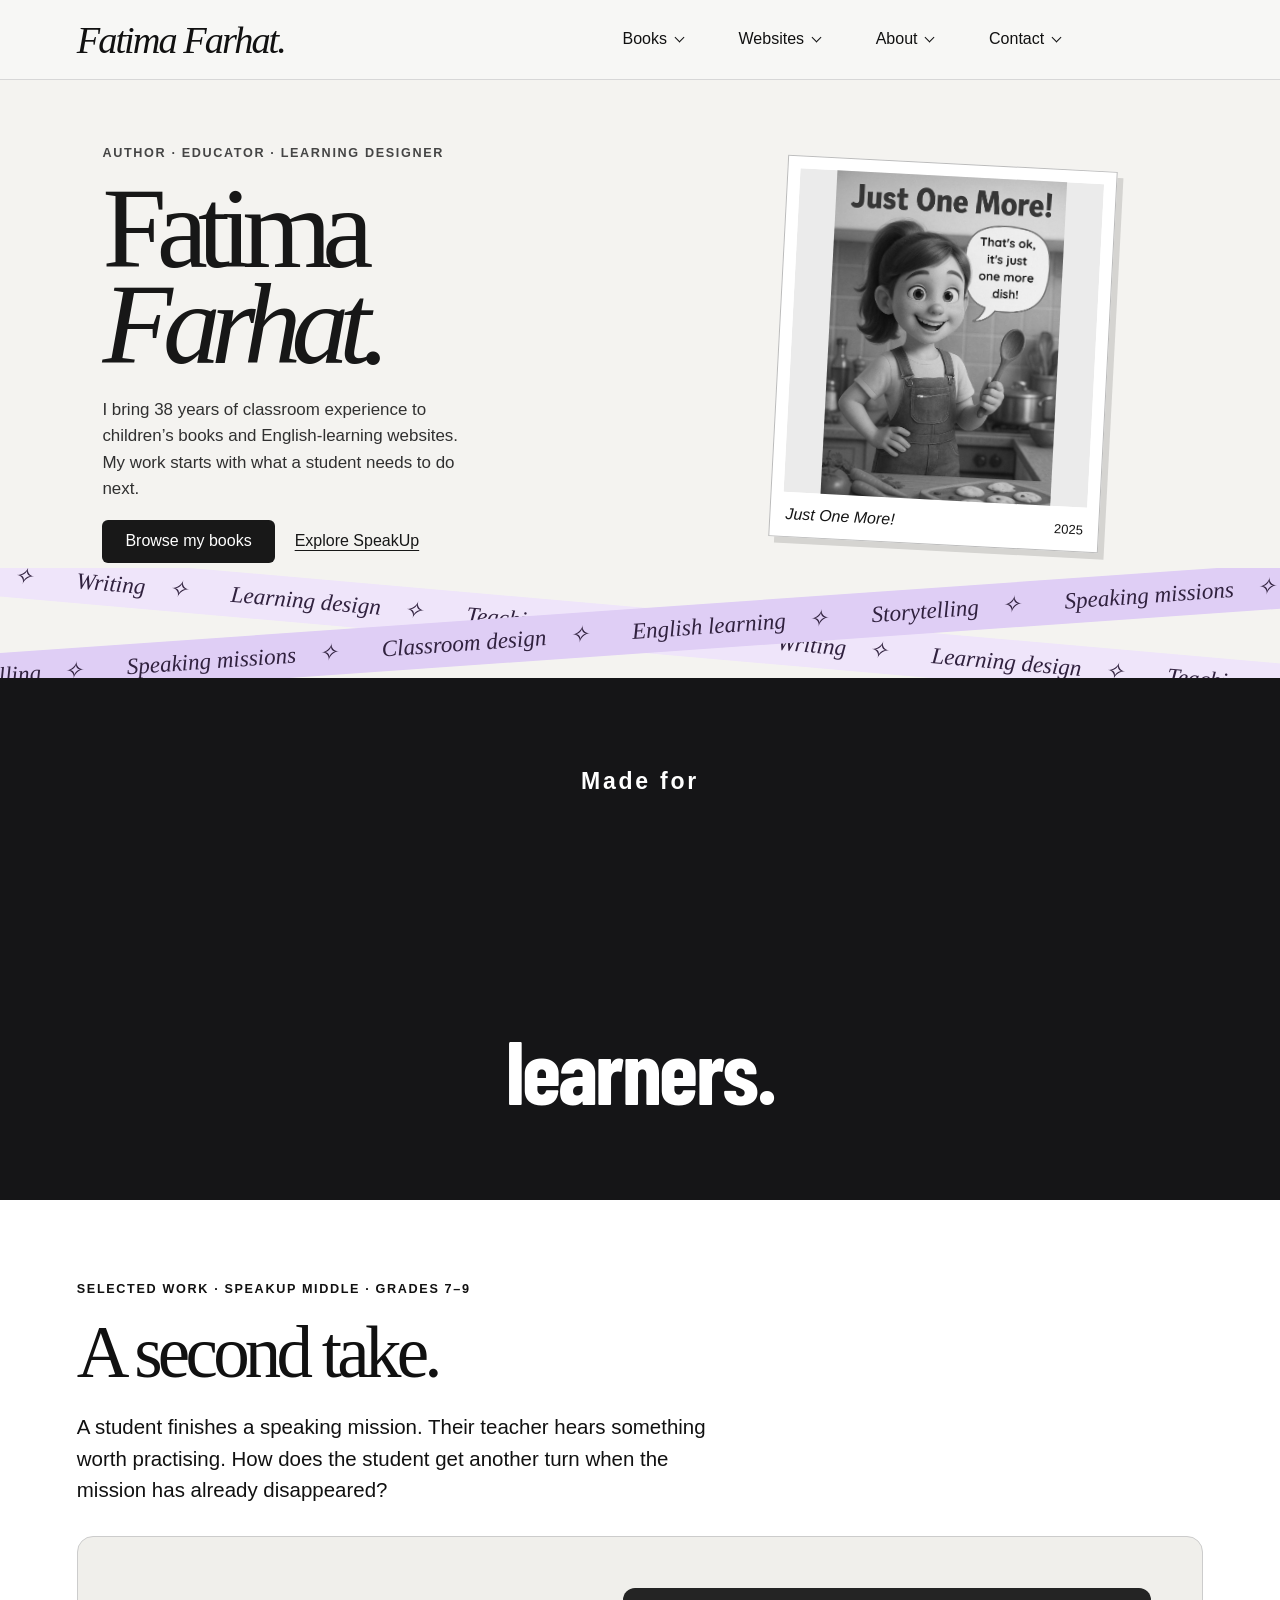
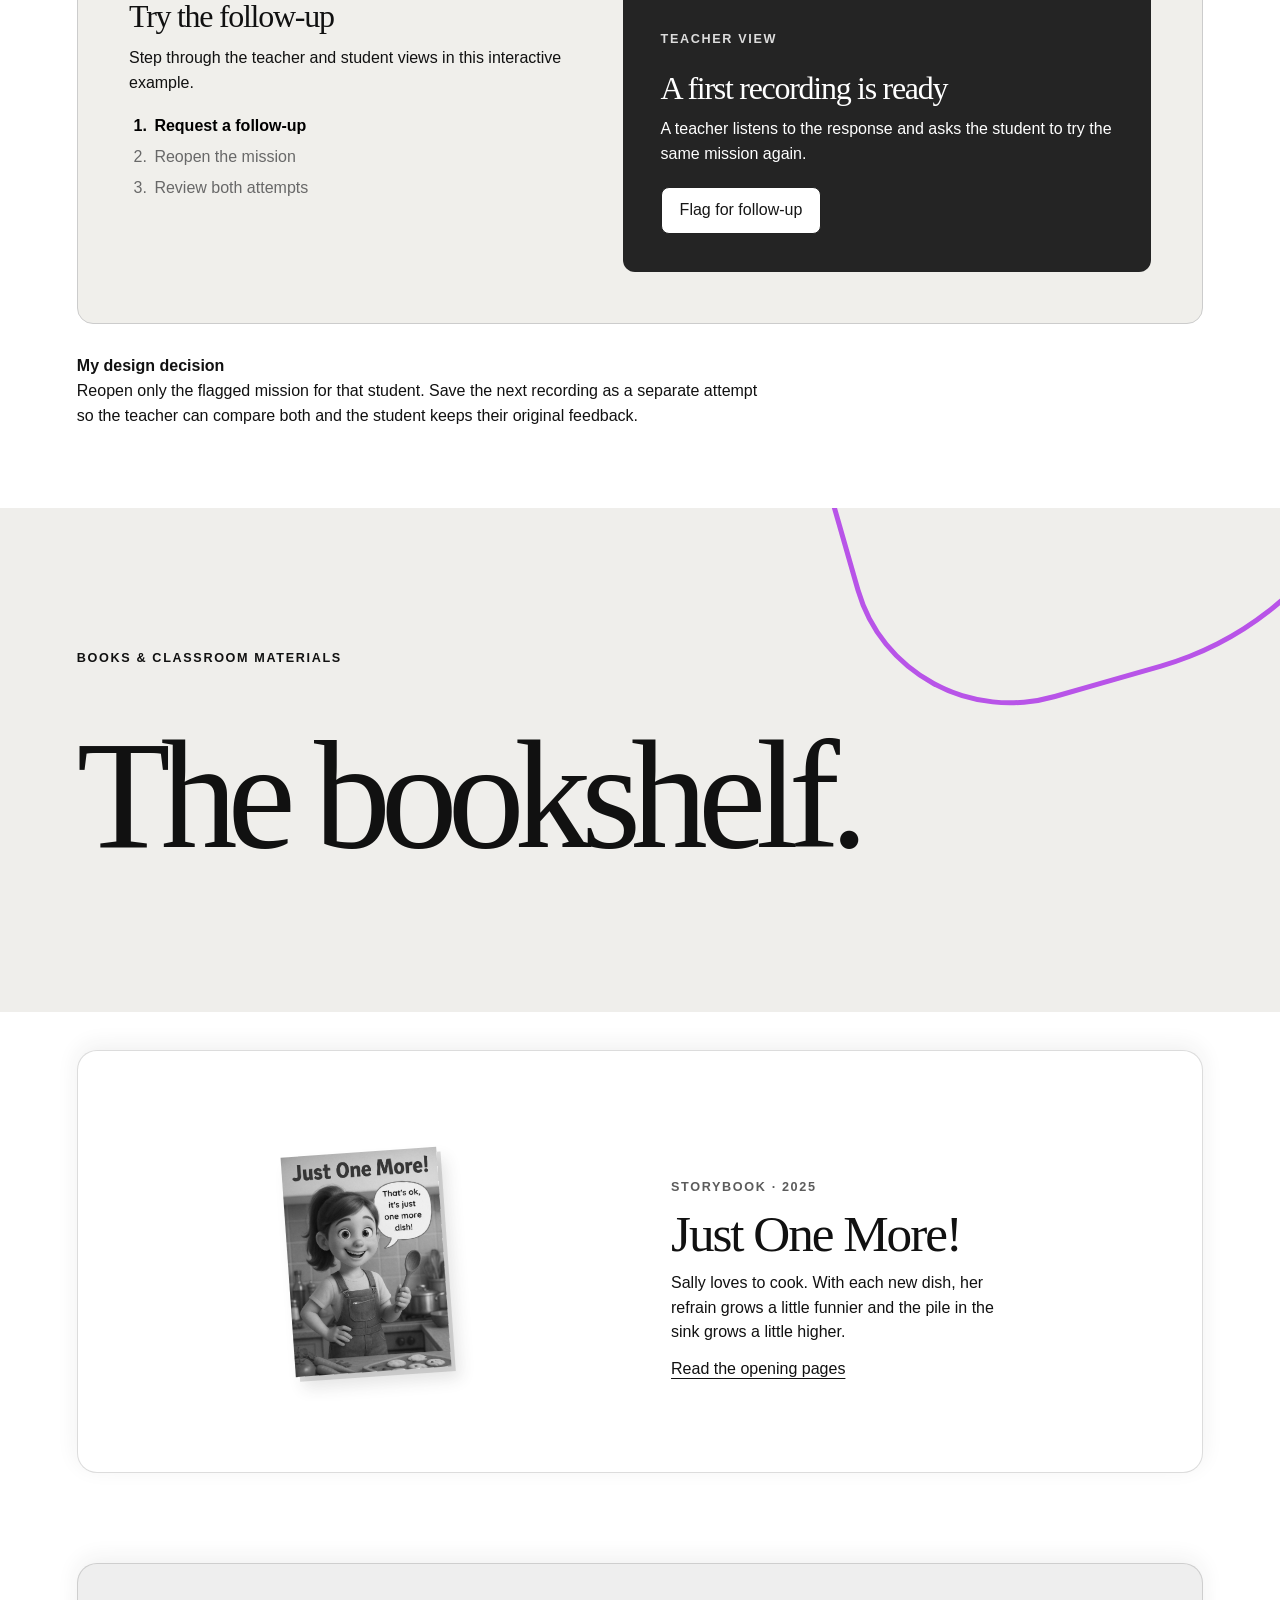
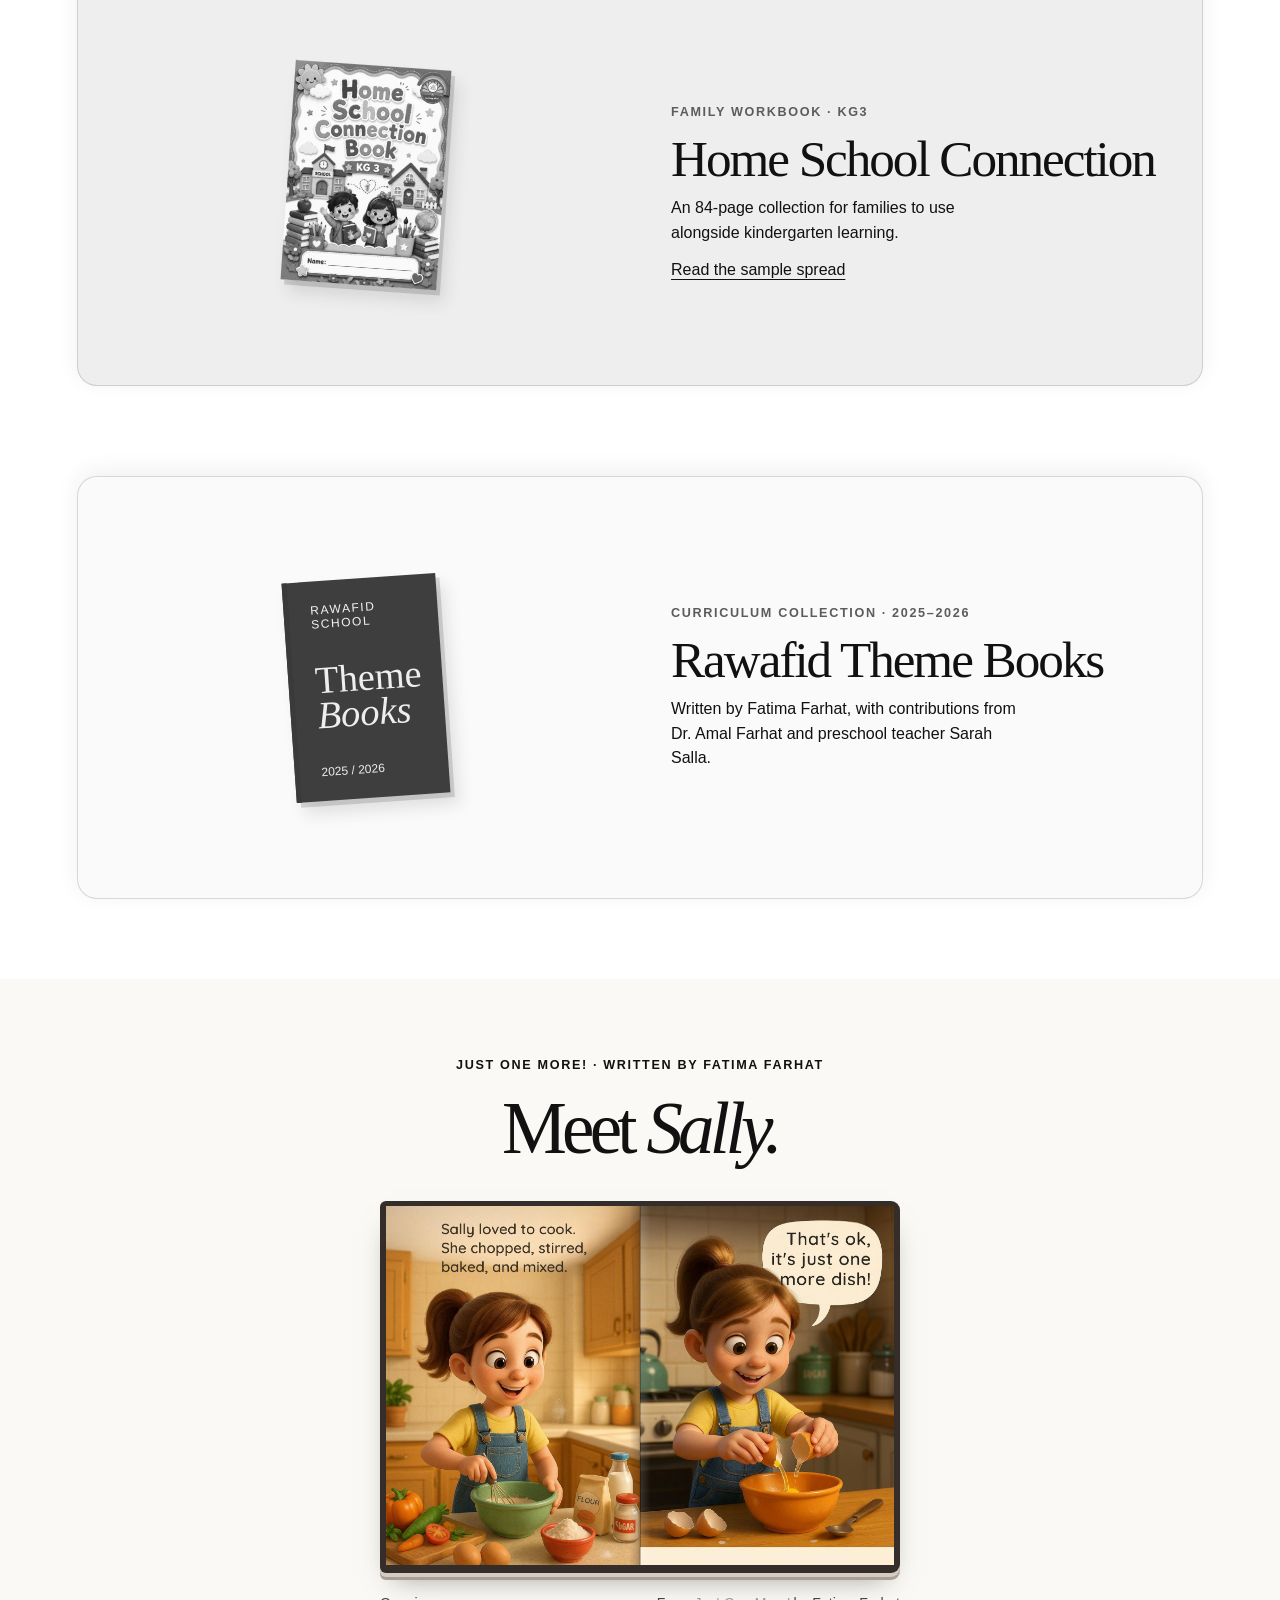
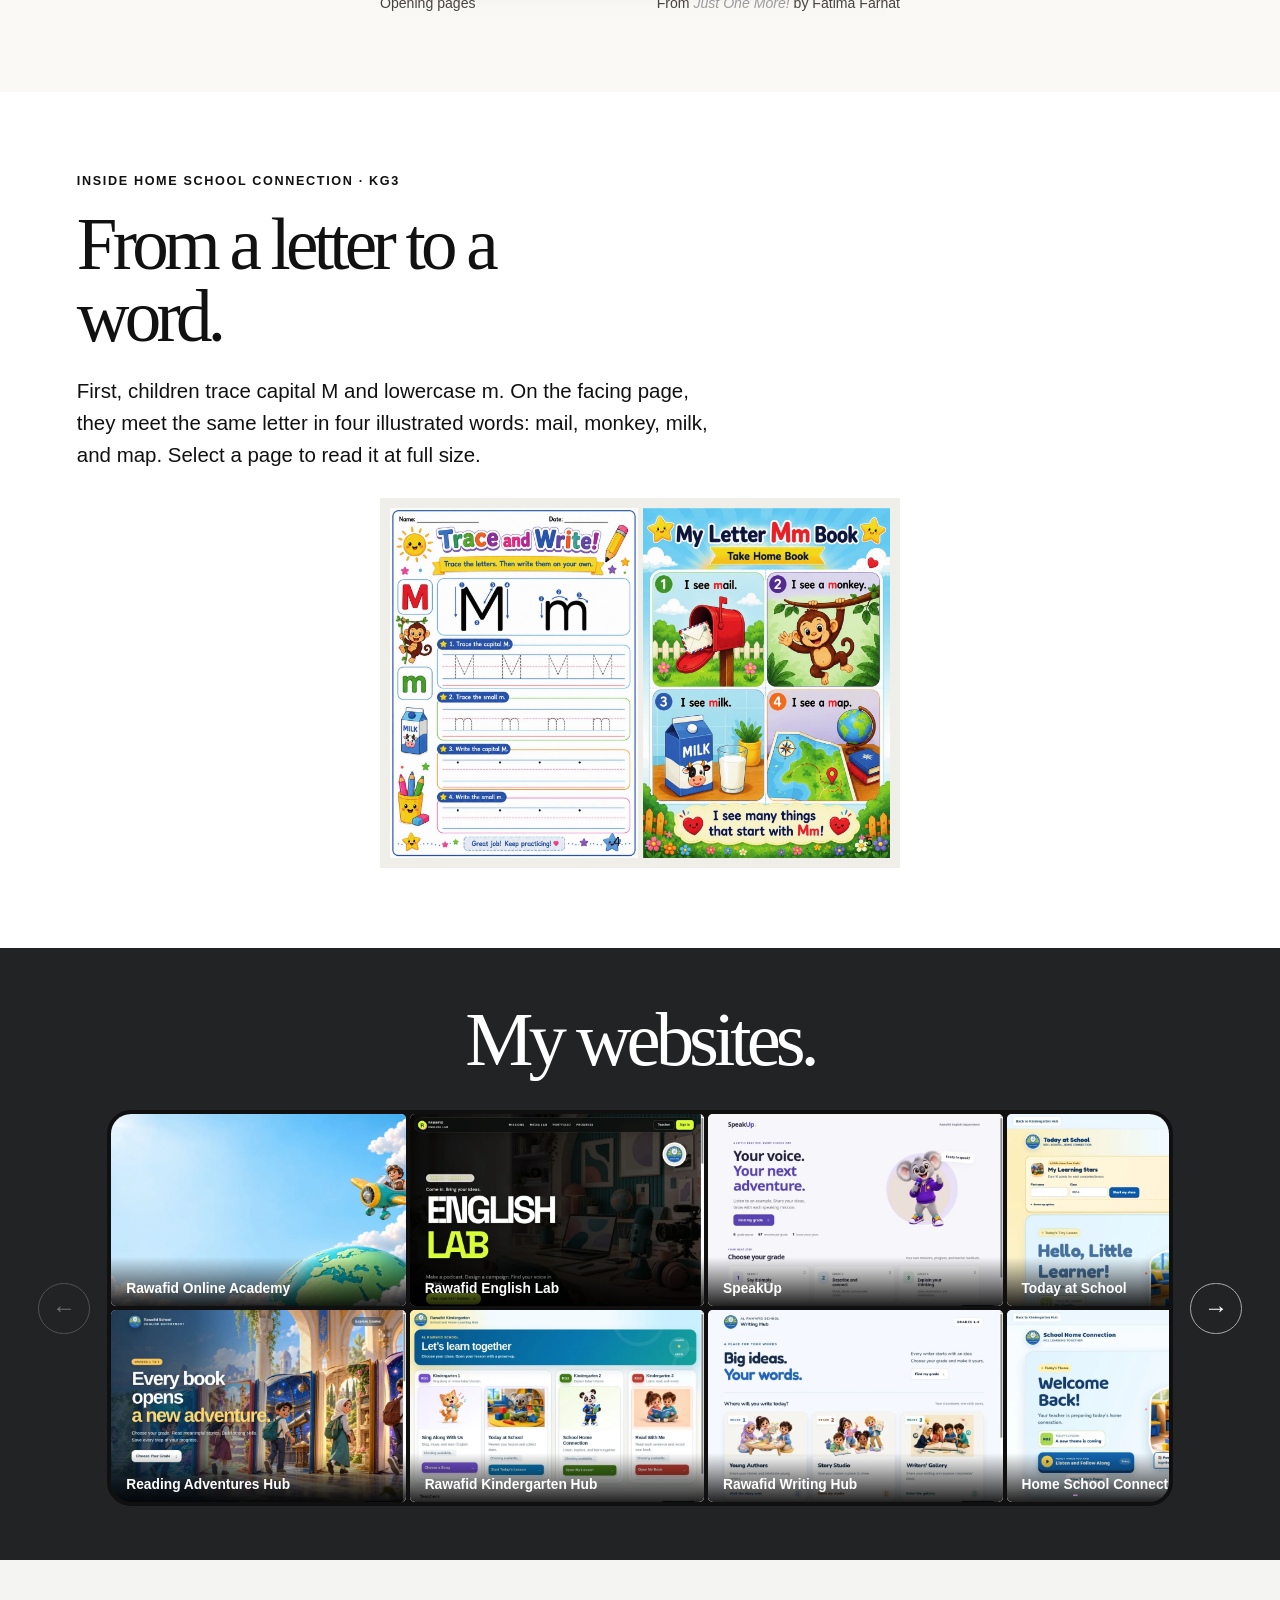
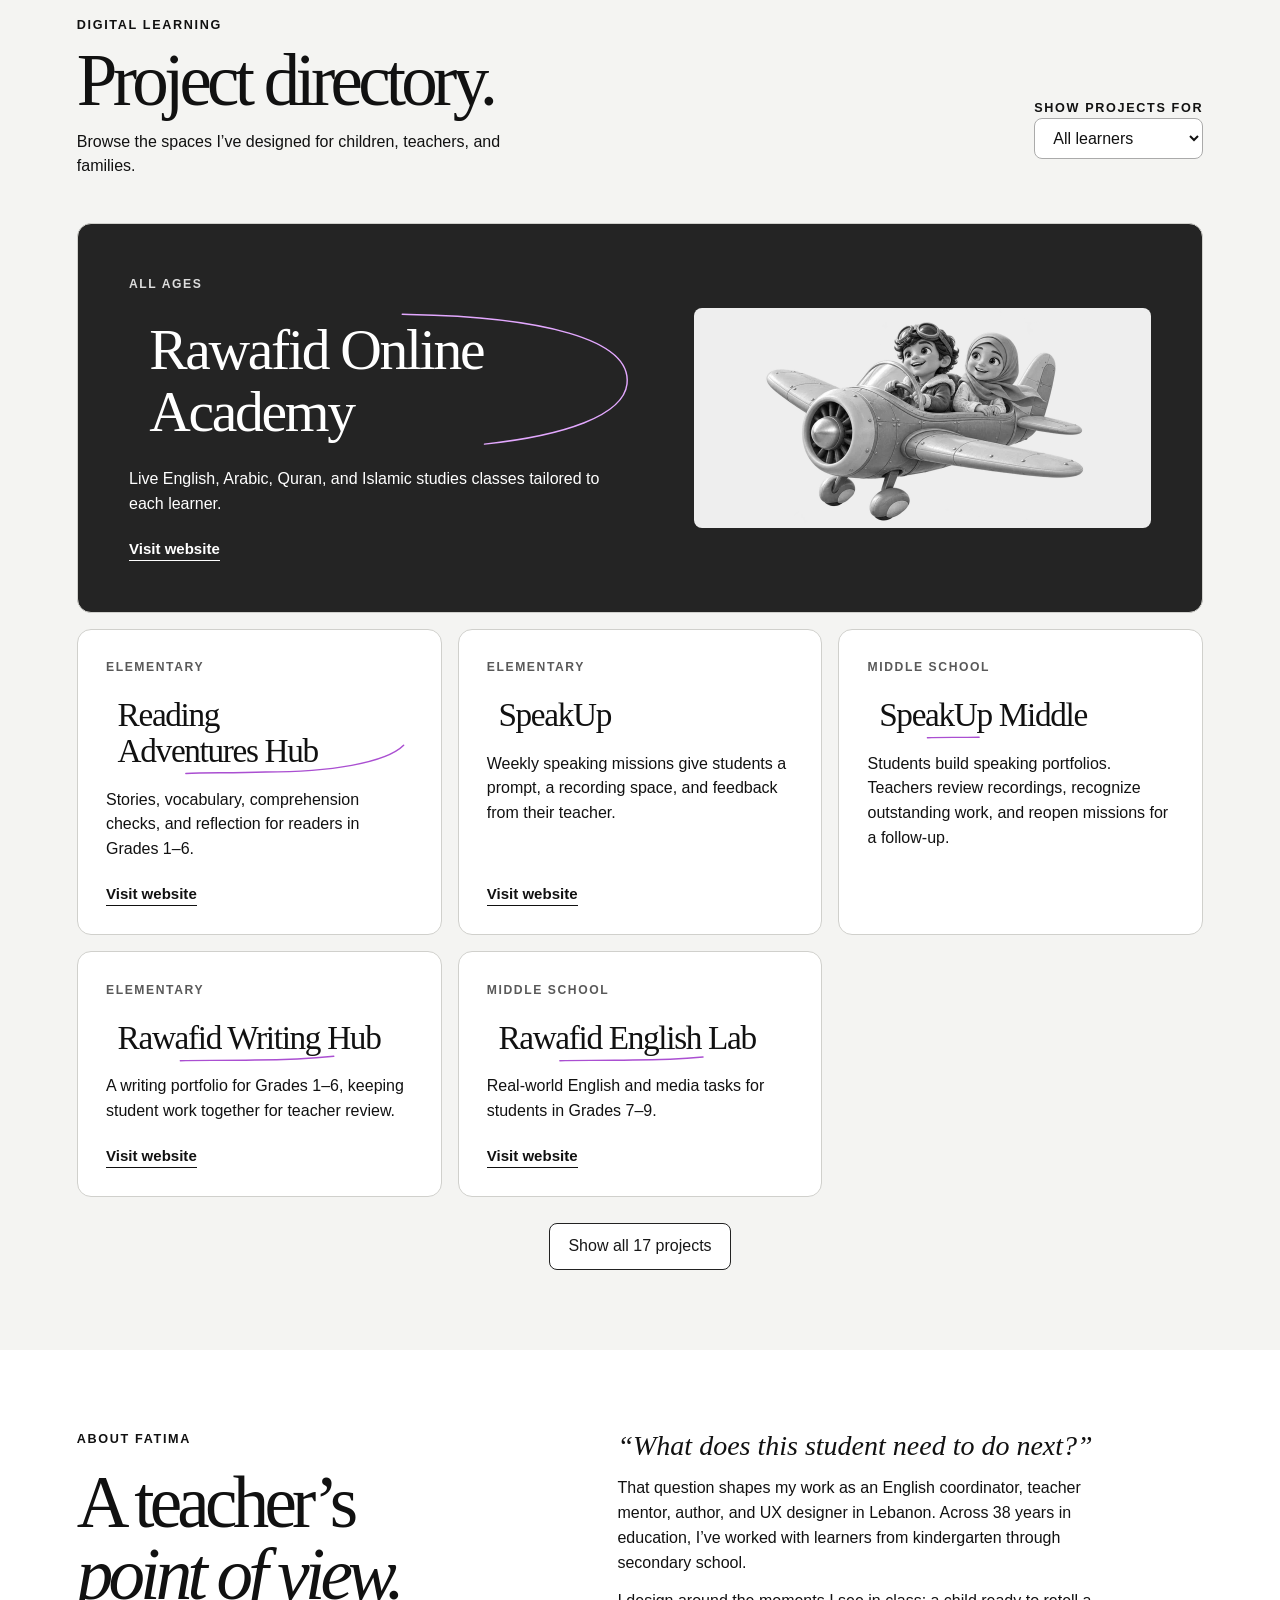
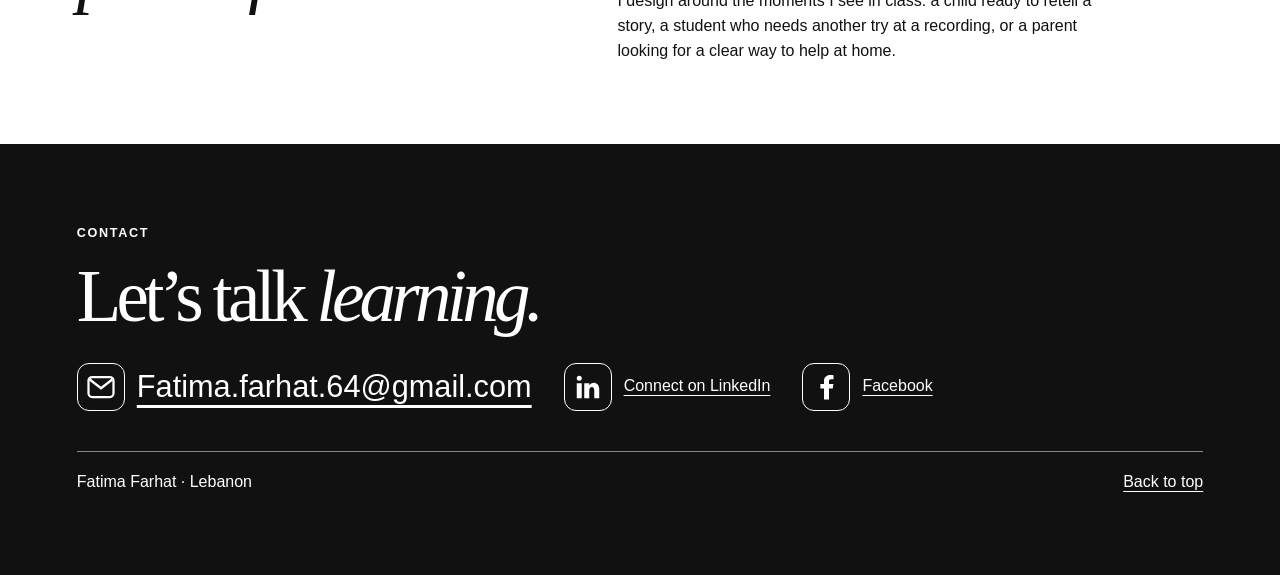
<file: index.html>
<!doctype html><html lang="en"><head><meta charset="utf-8"><meta name="viewport" content="width=device-width, initial-scale=1"><meta name="theme-color" content="#173e35"><title>Fatima Farhat | Books & Learning Design</title><meta name="description" content="Explore Fatima Farhat’s books, classroom materials and educational websites, from kindergarten to middle school."><link rel="stylesheet" href="style.css?v=heart-plane"></head><body><a class="skip" href="#books">Skip to work</a><header><a class="brand" href="#home">Fatima Farhat<span>.</span></a><nav aria-label="Main navigation"><div class="navgroup" style="--pen:#ab492e;--wash:#f9dce1"><button type="button" aria-expanded="false" aria-controls="menu-books">Books<svg aria-hidden="true" viewBox="0 0 110 48" preserveAspectRatio="none"><path d="M87 8C68 0 25 3 10 16C-5 32 19 44 55 43C83 43 108 34 104 22C103 18 100 16 97 15"/></svg></button><div class="navcard" id="menu-books" hidden><a href="#books">The bookshelf</a><a href="#story">Just One More!</a><a href="#sample">Workbook sample</a></div></div><div class="navgroup" style="--pen:#6b44a1;--wash:#dceafb"><button type="button" aria-expanded="false" aria-controls="menu-websites">Websites<svg aria-hidden="true" viewBox="0 0 110 48" preserveAspectRatio="none"><path d="M87 8C68 0 25 3 10 16C-5 32 19 44 55 43C83 43 108 34 104 22C103 18 100 16 97 15"/></svg></button><div class="navcard" id="menu-websites" hidden><a href="#case-study">SpeakUp case study</a><a href="#websites">Browse projects</a><a href="#stage">Explore by learner group</a></div></div><div class="navgroup" style="--pen:#257465;--wash:#dff0df"><button type="button" aria-expanded="false" aria-controls="menu-about">About<svg aria-hidden="true" viewBox="0 0 110 48" preserveAspectRatio="none"><path d="M87 8C68 0 25 3 10 16C-5 32 19 44 55 43C83 43 108 34 104 22C103 18 100 16 97 15"/></svg></button><div class="navcard" id="menu-about" hidden><a href="#about">Meet Fatima</a></div></div><div class="navgroup" style="--pen:#936000;--wash:#fff0c4"><button type="button" aria-expanded="false" aria-controls="menu-contact">Contact<svg aria-hidden="true" viewBox="0 0 110 48" preserveAspectRatio="none"><path d="M87 8C68 0 25 3 10 16C-5 32 19 44 55 43C83 43 108 34 104 22C103 18 100 16 97 15"/></svg></button><div class="navcard" id="menu-contact" hidden><a href="mailto:Fatima.farhat.64@gmail.com"><svg class="contact-icon" viewBox="0 0 24 24" fill="currentColor" aria-hidden="true"><rect x="2" y="4" width="20" height="16" rx="3" fill="none" stroke="currentColor" stroke-width="1.8"/><path d="m3 6 9 7 9-7" fill="none" stroke="currentColor" stroke-width="1.8"/></svg>Email Fatima</a><a href="https://www.linkedin.com/in/fatima64"><svg class="contact-icon" viewBox="0 0 24 24" fill="currentColor" aria-hidden="true"><circle cx="5" cy="5" r="2"/><path d="M3 9h4v12H3zm6 0h4v1.6C15 7.5 21 7.8 21 14v7h-4v-6.5c0-3.4-4-3.2-4 .2V21H9z"/></svg>LinkedIn</a><a href="https://www.facebook.com/fatima.farhat.129"><svg class="contact-icon" viewBox="0 0 24 24" fill="currentColor" aria-hidden="true"><path d="M14.4 22v-8.9h3l.5-3.5h-3.5V7.4c0-1 .3-1.7 1.8-1.7H18V2.5c-.7-.1-1.7-.2-2.7-.2-2.9 0-4.9 1.8-4.9 5v2.3H7.5v3.5h2.9V22z"/></svg>Facebook</a></div></div></nav></header><main><section class="hero" id="home"><div class="intro"><p class="kicker">Author · Educator · Learning designer</p><h1>Fatima<br><em>Farhat.</em></h1><p class="lead">I bring 38 years of classroom experience to children’s books and English-learning websites. My work starts with what a student needs to do next.</p><div class="hero-links"><a class="cta" href="#books">Browse my books</a><a href="#case-study">Explore SpeakUp</a></div></div><figure class="hero-print"><a href="#story" aria-label="Explore Just One More!"><img width="640" height="960" src="art/sally-1.jpg" alt="A young cook holding a wooden spoon in Just One More!"></a><figcaption><i>Just One More!</i><span>2025</span></figcaption></figure><div class="ribbons" aria-hidden="true"><div class="strip back"><span></span></div><div class="strip front"><span></span></div></div></section>
<section class="wordscene" id="learners" aria-label="Made for curious learners"><p aria-hidden="true"><span class="learner-intro">Made for</span> <span class="wordslot"><i>curious</i><i>creative</i><i>growing</i><i>budding</i></span> <span class="learner-end">learners.</span></p></section><section class="section case" id="case-study"><p class="kicker">Selected work · SpeakUp Middle · Grades 7–9</p><h2>A second take.</h2><p class="caselead">A student finishes a speaking mission. Their teacher hears something worth practising. How does the student get another turn when the mission has already disappeared?</p><div class="case-demo"><div><h3>Try the follow-up</h3><p>Step through the teacher and student views in this interactive example.</p><ol id="steps"><li>Request a follow-up</li><li>Reopen the mission</li><li>Review both attempts</li></ol></div><div class="demo-screen"><small id="role"></small><div aria-live="polite"><h3 id="state-title"></h3><p id="state-copy"></p></div><button id="advance"></button></div></div><p class="decision"><strong>My design decision</strong> Reopen only the flagged mission for that student. Save the next recording as a separate attempt so the teacher can compare both and the student keeps their original feedback.</p></section><section id="books" class="section books"><div class="heading"><p class="kicker">Books & classroom materials</p><h2 class="inktitle">The bookshelf<span>.</span><svg aria-hidden="true" viewBox="0 0 620 170" preserveAspectRatio="none"><defs><mask id="book-ink-mask"><path class="ink-trace" pathLength="1" fill="none" stroke="white" stroke-width="20" d="M96 144 C-15 140 -31 95 30 54 C121 -8 380 -5 548 40 C665 69 614 126 504 146 C388 171 188 156 60 165"/></mask></defs><path mask="url(#book-ink-mask)" fill="currentColor" d="M96 144C-15 140-31 95 29 53C121-9 380-6 549 37C667 68 614 127 505 149C387 173 189 156 60 165C153 151 377 165 502 143C618 119 647 70 546 43C384 1 122-4 33 56C-31 99-7 136 96 144Z"/></svg></h2></div><div class="shelf folios"><article id="story"><div class="bookart peach"><img src="art/sally-1.jpg" alt="Just One More! illustrated artwork" loading="lazy"></div><small>Storybook · 2025</small><h3>Just One More!</h3><p>Sally loves to cook. With each new dish, her refrain grows a little funnier and the pile in the sink grows a little higher.</p><a class="link" href="#sally">Read the opening pages</a></article><article><a class="bookart mint" href="#sample" aria-label="View a sample page from Home School Connection"><img src="art/home-school.jpg" alt="Original cover of Home School Connection Book KG3" loading="lazy"></a><small>Family workbook · KG3</small><h3>Home School Connection</h3><p>An 84-page collection for families to use alongside kindergarten learning.</p><a class="link" href="#sample">Read the sample spread</a></article><article><div class="bookart rose"><div class="typebook"><small>Rawafid School</small><strong>Theme<br><em>Books</em></strong><span>2025 / 2026</span></div></div><small>Curriculum collection · 2025–2026</small><h3>Rawafid Theme Books</h3><p>Written by Fatima Farhat, with contributions from Dr. Amal Farhat and preschool teacher Sarah Salla.</p></article></div></section>
<section class="section spread" id="sally"><p class="kicker">Just One More! · Written by Fatima Farhat</p><h2>Meet <em>Sally.</em></h2><figure class="storybook"><div class="pages"><a href="art/sally-3.jpg"><img loading="lazy" src="art/sally-3.jpg" alt="Sally stirs a bowl. Sally loved to cook. She chopped, stirred, baked, and mixed."></a><a href="art/sally-4.jpg"><img loading="lazy" src="art/sally-4.jpg" alt="Sally cracks an egg. That’s ok, it’s just one more dish!"></a></div><figcaption>Opening pages <span>From <i>Just One More!</i> by Fatima Farhat</span></figcaption></figure></section><section class="section spread" id="sample"><p class="kicker">Inside Home School Connection · KG3</p><h2>From a letter to a word.</h2><p>First, children trace capital M and lowercase m. On the facing page, they meet the same letter in four illustrated words: mail, monkey, milk, and map. Select a page to read it at full size.</p><div class="pages"><a href="art/kg-04.jpg"><img loading="lazy" src="art/kg-04.jpg" alt="Enlarge workbook page 4: trace and write the letter M"></a><a href="art/kg-05.jpg"><img loading="lazy" src="art/kg-05.jpg" alt="Enlarge workbook page 5: My Letter Mm Book"></a></div></section><section id="websites" class="section web"><div class="sitewall"><h2>My websites.</h2><div class="wallcontrols"><button id="wallprev" aria-label="Previous website previews">←</button><div id="walltrack" role="region" tabindex="0" aria-label="Scrollable website gallery"></div><button id="wallnext" aria-label="Next website previews">→</button></div></div><aside><p class="kicker">Digital learning</p><h2>Project directory<span>.</span></h2><p>Browse the spaces I’ve designed for children, teachers, and families.</p><label for="stage">Show projects for</label><select id="stage"><option>All learners</option><option>Kindergarten</option><option>Elementary</option><option>Middle school</option><option>All ages</option></select></aside><div id="projects"></div><button id="more-projects" type="button"></button></section>
<section id="about" class="section about"><div><p class="kicker">About Fatima</p><h2>A teacher’s<br><em>point of view.</em></h2></div><div><p class="quote">“What does this student need to do next?”</p><p>That question shapes my work as an English coordinator, teacher mentor, author, and UX designer in Lebanon. Across 38 years in education, I’ve worked with learners from kindergarten through secondary school.</p><p>I design around the moments I see in class: a child ready to retell a story, a student who needs another try at a recording, or a parent looking for a clear way to help at home.</p></div></section></main><footer id="contact"><div class="flight-lane" aria-hidden="true"><svg class="paper-flight" viewBox="85 198 315 190" focusable="false"><g class="stardust"><path d="M120 373 Q164 383 198 355 C158 340 176 313 193 330 C211 311 229 338 201 354 Q236 354 260 319" fill="none" stroke="white" stroke-width="2" stroke-linecap="round" stroke-dasharray="6 7"/><g fill="#ff595e" stroke="#551f27" stroke-width="1.6" stroke-linejoin="round"><path d="M120 373 C82 367 95 335 114 350 C120 327 147 335 128 368Z"/><path d="M270 222 C250 213 263 201 270 212 C279 201 284 211 270 222Z"/><path d="M377 294 C350 282 361 261 374 277 C387 258 399 278 377 294Z"/></g></g><g class="folded-paper"><path fill="#fff" d="m220 257 137-32-39 90-31-17-26 21-1-37Z"/><path fill="#d6d6d8" d="m260 282 97-57-81 67-15 27Z"/><path fill="#aaaab0" d="m261 319 15-27 11 6Z"/></g><g fill="none" stroke="white" stroke-width="2.6" stroke-linecap="round" stroke-linejoin="round"><path class="wing-line" pathLength="1" d="m220 257 137-32-39 90-31-17-26 21-1-37Z"/><path class="fold-line" pathLength="1" d="m220 257 40 25 97-57-81 67-15 27m15-27 42 23"/></g><path class="folded-paper" d="m220 257 40 25 97-57-81 67-15 27m15-27 42 23" fill="none" stroke="#45434a" stroke-width="2.3" stroke-linejoin="round"/></svg></div><p class="kicker">Contact</p><h2>Let’s talk <em>learning.</em></h2><div class="contact-links"><a class="email" href="mailto:Fatima.farhat.64@gmail.com"><svg class="contact-icon" viewBox="0 0 24 24" fill="currentColor" aria-hidden="true"><rect x="2" y="4" width="20" height="16" rx="3" fill="none" stroke="currentColor" stroke-width="1.8"/><path d="m3 6 9 7 9-7" fill="none" stroke="currentColor" stroke-width="1.8"/></svg>Fatima.farhat.64@gmail.com</a><a href="https://www.linkedin.com/in/fatima64"><svg class="contact-icon" viewBox="0 0 24 24" fill="currentColor" aria-hidden="true"><circle cx="5" cy="5" r="2"/><path d="M3 9h4v12H3zm6 0h4v1.6C15 7.5 21 7.8 21 14v7h-4v-6.5c0-3.4-4-3.2-4 .2V21H9z"/></svg>Connect on LinkedIn</a><a href="https://www.facebook.com/fatima.farhat.129"><svg class="contact-icon" viewBox="0 0 24 24" fill="currentColor" aria-hidden="true"><path d="M14.4 22v-8.9h3l.5-3.5h-3.5V7.4c0-1 .3-1.7 1.8-1.7H18V2.5c-.7-.1-1.7-.2-2.7-.2-2.9 0-4.9 1.8-4.9 5v2.3H7.5v3.5h2.9V22z"/></svg>Facebook</a></div><div class="foot"><span>Fatima Farhat · Lebanon</span><a href="#home">Back to top</a></div></footer><script src="app.js?v=heart-plane"></script></body></html>
</file>
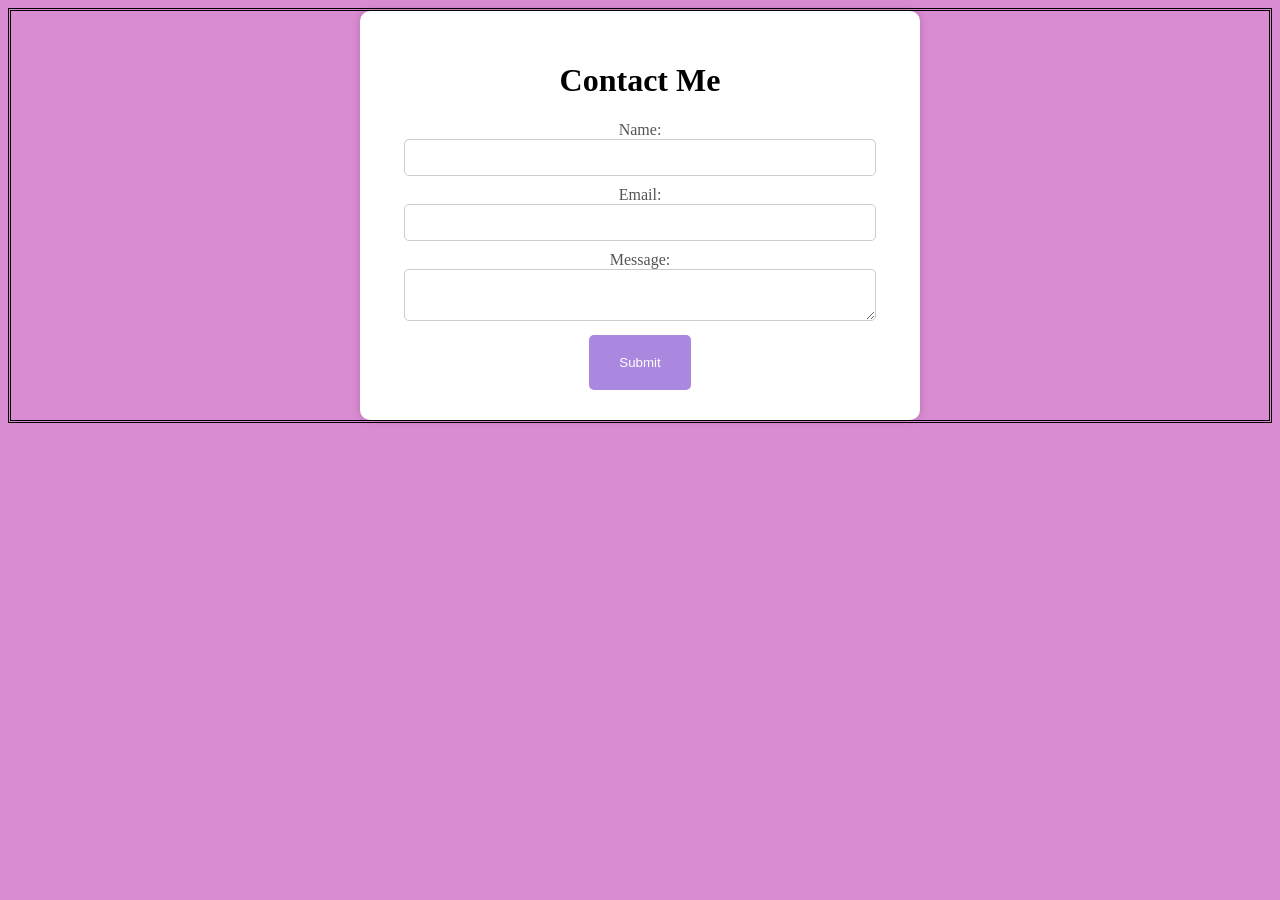
<file: email.html>
<!DOCTYPE html>
<html>
    
<head>

    <title>Email Page</title>
    <style>
        body {
            background-color: #da8cd3;
            text-align: center;
            border-style: double;
        }

        .container {
            background-color: #fff;
            max-width: 500px;
            margin: 0 auto;
            padding: 30px;
            border-radius: 10px;
            box-shadow: 0 0 10px rgba(0, 0, 0, 0.2);
        }

        label {
            text-align: left;
            margin-top: 30px;
            color: #555;
        }

        input[type="text"],
        input[type="email"],
        textarea {
            width: 90%;
            padding: 10px;
            border: 1px solid #ccc;
            border-radius: 5px;
            margin-bottom: 10px;
        }

        input[type="button"] {
            background-color: #aa88e0;
            color: #fff;
            border: none;
            padding: 20px 30px;
            border-radius: 5px;
            cursor: pointer;
        }

        input[type="button"]:hover {
            background-color: #9434bd;
        }
    </style>
</head>
<body>
    <div class="container">
        <h1>Contact Me</h1>
        <form id="contact-form">
            <label for="name">Name:</label>
            <input type="text" id="name" name="name" required>

            <label for="email">Email:</label>
            <input type="email" id="email" name="email" required>

            <label for="message">Message:</label>
            <textarea id="message" name="message" required></textarea>

            <input type="button" value="Submit" onclick="submitForm()">
        </form>
    </div>

    <script>
        function submitForm() {
            var name = document.getElementById("name").value;
            var email = document.getElementById("email").value;
            var message = document.getElementById("message").value;

            alert("Thank you for your submission!");
        }
    </script>
</body>
</html>
</file>
<file: style.css>
:root{--ink:#353535;--paper:#fdfdfd;--lime:#e5e5e5;--serif:Georgia,'Times New Roman',serif;color:var(--ink);background:var(--paper);font:16px/1.55 'Trebuchet MS',Arial,sans-serif}*{box-sizing:border-box}body,figure,h1,h2,h3,p{margin:0}a{color:inherit;text-underline-offset:.26em}a:focus-visible,select:focus-visible{outline:3px solid #898989;outline-offset:4px}header,.hero,.section,footer{padding-inline:max(6vw,calc((100vw - 1300px)/2))}header{height:76px;background:var(--paper);display:flex;align-items:center;justify-content:space-between;border-bottom:1px solid #d7d7d7;position:sticky;top:0;z-index:8}.brand{font:italic 32px var(--serif);letter-spacing:-2px}.brand span,h2 span{color:#a9a9a9}nav,.foot{display:flex;align-items:center;gap:30px}header a,.cta,.projectlink{text-decoration:none}nav a:hover,.projectlink:hover{text-decoration:underline}.pill,.cta{border-radius:100px;padding:9px 23px;background:var(--ink);color:white}.hero{display:grid;grid-template-columns:1.15fr 1fr;gap:6%;align-items:center;padding-top:68px;padding-bottom:80px;background:#efefef}.kicker,small,label{font:600 .79rem/1.5 Arial,sans-serif;letter-spacing:.13em;text-transform:uppercase}.kicker{margin-bottom:18px}h1,h2,h3,.quote{font-family:var(--serif);font-weight:400}h1{font-size:clamp(4.1rem,7.2vw,7.1rem);line-height:.91;letter-spacing:-.067em}h1 em{position:relative;white-space:nowrap}h1 em:after{position:absolute;content:'';left:1%;right:0;bottom:-.04em;height:.07em;border-radius:80% 35%;background:#c4c4c4;transform:rotate(-2deg)}.lead{max-width:480px;margin:24px 0;font-size:1.06rem}.cta{display:inline-block}.display{position:relative;text-align:center;isolation:isolate;padding:16px 0}.orb{width:92%;aspect-ratio:1;max-width:455px;position:absolute;top:47%;left:50%;transform:translate(-50%,-50%);background:#e4e4e4;border-radius:50%;z-index:-1}.display img{width:min(61%,310px);transform:rotate(7deg);box-shadow:6px 6px 0 #5a5a5a,12px 22px 26px #3f3f3f42;border-radius:3px}.display figcaption{margin:16px 0 0 10%;font:italic 18px var(--serif)}figcaption i{color:#9e9e9e}.ribbons{height:108px;position:relative;overflow:hidden;background:linear-gradient(#efefef 50%,var(--paper) 50%)}.strip{position:absolute;width:115%;left:-7%;top:26%;padding:9px 0;white-space:nowrap;overflow:hidden}.strip span{display:inline-flex;width:max-content;animation:slide 52s linear infinite}.strip b{font:italic 21px var(--serif);padding:0 22px}.back{transform:rotate(-3deg);background:#d2d2d2}.back span{animation-direction:reverse}.front{transform:rotate(2.7deg);background:var(--ink);color:var(--paper)}@keyframes slide{to{transform:translateX(-50%)}}.section,footer{padding-block:80px}section,footer,article{scroll-margin-top:84px}h2{font-size:clamp(3.05rem,5.7vw,6rem);letter-spacing:-.065em;line-height:.99}.shelf{display:grid;grid-template-columns:repeat(3,1fr);gap:4%;margin-top:38px}.bookart{display:grid;place-items:center;height:clamp(230px,24vw,370px);margin-bottom:20px;border-radius:3px}.bookart img,.typebook{height:77%;max-width:80%;object-fit:contain;transform:rotate(-4deg);box-shadow:4px 5px 0 #3636362c,8px 12px 16px #36363622}.mint img{transform:rotate(4deg)}.peach{background:#dbdbdb}.mint{background:#e5e5e5}.rose{background:#dadada}.typebook{aspect-ratio:.7;background:#4c4c4c;color:#eeeeee;padding:10%;display:flex;flex-direction:column;justify-content:space-between;border-left:5px solid #3a3a3a}.typebook strong{font:normal clamp(1.8rem,3vw,3.4rem)/.9 var(--serif)}.typebook small,.typebook span{font:normal .75rem Arial}.shelf small,.meta{color:#5c5c5c}h3{font-size:clamp(1.6rem,2.5vw,2.4rem);line-height:1.1;letter-spacing:-.04em;margin:.35em 0}.shelf p,.about p,.web aside p{max-width:54ch}.link{display:inline-block;margin-top:12px}.web{background:#f0f0f0;display:grid;grid-template-columns:1fr 1.45fr;gap:8%;align-items:start}.web aside{position:sticky;top:105px}.web aside p{margin:18px 0}.web label{display:block;margin:25px 0 6px}select{padding:10px 14px;background:white;color:var(--ink);border:1px solid #a5a5a5;border-radius:8px;font:inherit}.project{padding:20px 0 23px;border-top:1px solid #b8b8b8}.project p{margin:8px 0}.meta{font-size:.88rem}.projectlink{font-weight:600;border-bottom:1px solid}.about{display:grid;grid-template-columns:1fr 1.3fr;gap:8%}.about p+p{margin-top:14px}.quote{font-size:1.75rem;line-height:1.15;font-style:italic}footer{background:var(--ink);color:white}footer h2 em{color:var(--lime)}.email{display:inline-block;margin:25px 0 32px;font-size:clamp(1rem,2.4vw,2rem);overflow-wrap:anywhere}.foot{justify-content:space-between;border-top:1px solid #898989;padding-top:18px}.skip{position:absolute;left:-200px}.skip:focus{left:8px;top:5px;z-index:20;background:white}@media(max-width:760px){header{height:auto;min-height:65px;padding:12px 5%;gap:12px;flex-wrap:wrap}.brand{font-size:26px}nav{gap:13px;font-size:.9rem}.pill{padding:6px 11px}.hero{padding-top:38px;padding-bottom:25px;gap:18px}.hero,.web,.about{grid-template-columns:1fr}.display img{width:43%;max-width:205px}.orb{width:64%;max-width:270px}.section,footer{padding-block:48px}.shelf{grid-template-columns:1fr;gap:30px}.bookart{height:275px}.web aside{position:static}.web,.about{gap:28px}.ribbons{height:78px}.lead{max-width:42ch}.strip b{font-size:17px}.typebook{padding:20px}.typebook strong{font-size:2.7rem}}@media(prefers-reduced-motion:reduce){.strip span{animation:none}}
:root{--ink:#242424;--lime:#dadada;--paper:#fdfdfd}.hero{background:#efefef;position:relative;isolation:isolate;overflow:hidden;padding-block:clamp(30px,5vh,62px);gap:5%;grid-template-columns:1.4fr 1fr}.hero:before{content:'';position:absolute;inset:0;z-index:-1;background:radial-gradient(ellipse at 95% 70%,#d5d5d5 0,transparent 53%)}h1{font-size:clamp(3.8rem,6.9vw,7.5rem);line-height:.97}h1 em:after{background:#9d9d9d;transform-origin:left}.intro{min-width:0}.ribbons{height:clamp(106px,10vw,145px);margin:14px -3vw 8px -8vw;background:none;overflow:hidden}.strip{top:36%;padding:7px 0}.front{background:#363636;transform:rotate(-4deg);color:white}.back{background:#c4c4c4;transform:rotate(5deg);color:#242424}.strip b{font-size:clamp(18px,1.8vw,27px)}.strip span{animation-duration:46s}.orb{background:#d1d1d1;border-radius:48% 52% 46% 54%;transform:translate(-50%,-50%) rotate(-12deg)}.display img{width:min(65%,300px);box-shadow:5px 5px 0 #464646,15px 19px 0 #33333321}.web{background:#ededed}.mint{background:#e6e6e6}.rose{background:#e1e1e1}.display figcaption{color:#343434}h2 span,.brand span{color:#6d6d6d}@keyframes ink{from{scale:0 1}to{scale:1 1}}@keyframes arrive{from{opacity:0;translate:0 15px}to{opacity:1;translate:0 0}}@media(prefers-reduced-motion:no-preference){h1 em:after{animation:ink .9s ease-out both}.display{animation:arrive .75s ease-out both}}@media(max-width:760px){.hero{grid-template-columns:1fr;padding-top:30px}.ribbons{margin-inline:-6vw;height:102px}.display img{width:min(40%,185px)}.hero .lead{margin-top:4px}.hero h1{font-size:clamp(3.25rem,10.7vw,5rem)}.orb{max-width:235px}}
nav{gap:8px}.navgroup{position:relative;padding-block:8px}.navgroup button{position:relative;background:transparent;color:var(--ink);border:0;font:inherit;cursor:pointer;padding:8px 15px}.navgroup svg{position:absolute;inset:0;width:100%;height:100%;fill:none;stroke:var(--pen);stroke-width:2.5;stroke-linecap:round;pointer-events:none;stroke-dasharray:280;stroke-dashoffset:280;opacity:0;transition:stroke-dashoffset .4s ease,opacity .12s}.navgroup button[aria-expanded=true] svg,.navgroup button:focus-visible svg{stroke-dashoffset:0;opacity:1}.navcard{position:absolute;top:100%;left:0;background:var(--wash);border:1.5px solid var(--pen);border-radius:12px 16px 10px 14px;box-shadow:3px 4px var(--pen);padding:7px;min-width:185px}.navcard a{display:block;padding:8px 10px;color:#242424;border-radius:6px}.navcard a:hover,.navcard a:focus-visible{background:#ffffffac}.navgroup:last-child .navcard{right:0;left:auto}@media(max-width:760px){nav{gap:0}.navgroup button{padding:6px 9px}.navgroup:nth-last-child(2) .navcard{right:0;left:auto}header{z-index:12}.navgroup{padding-block:3px}}@media(max-width:520px){nav{position:relative}.navgroup{position:static}.navcard,.navgroup:nth-last-child(2) .navcard,.navgroup:last-child .navcard{inset-inline:0;top:100%}}@media(prefers-reduced-motion:reduce){.navgroup svg{transition:none}}
/* Give the rotated covers a bounded track independent of their native image size. */
.shelf>article{min-width:0}
.bookart{grid-template:minmax(0,1fr)/minmax(0,1fr);padding:20px;overflow:hidden;isolation:isolate}
.bookart img,.bookart .typebook{display:block;height:auto;width:auto;max-width:82%;max-height:92%;min-width:0;min-height:0}
.bookart .typebook{display:flex;height:92%;padding:clamp(12px,1.7vw,24px)}
.bookart+.kicker,.bookart+small{display:block}
.display .behind-cover{position:absolute;width:min(49%,245px);left:7%;top:13%;transform:rotate(-13deg);z-index:-1;box-shadow:0 9px 17px #24242433}.display .orb{z-index:-2}.display a img{position:relative;left:6%}
.folios{display:block;position:relative;isolation:isolate;margin-top:38px}.folios>article{--sheet:#e1e1e1;display:grid;grid-template-columns:minmax(0,1fr) minmax(0,1fr);grid-template-rows:1fr auto auto auto 1fr;column-gap:6%;position:sticky;top:86px;min-height:clamp(320px,47svh,470px);padding:clamp(20px,3.5vw,56px);margin-bottom:clamp(38px,10vh,115px);border:1px solid #24242428;border-radius:20px;background:var(--sheet);box-shadow:0 -5px 22px #24242412;align-content:center}.folios>article:nth-child(2){--sheet:#e8e8e8;top:99px}.folios>article:nth-child(3){--sheet:#e2e2e2;top:112px;margin-bottom:0}.folios .bookart{grid-area:1/1/6/2;align-self:center;background:transparent;height:clamp(235px,31svh,350px);margin:0}.folios article>small{grid-area:2/2}.folios h3{grid-area:3/2;font-size:clamp(2rem,4vw,4.7rem);margin:.17em 0}.folios article>p{grid-area:4/2;max-width:39ch}.folios article>.link{grid-area:5/2;align-self:start;justify-self:start}.folios .typebook{background:#3e3e3e}.folios .typebook small{color:#f3f3f3}
@media(max-width:760px){.display .behind-cover{width:min(34%,145px);left:24%}.folios>article{column-gap:3%;padding:18px;top:100px;min-height:270px;grid-template-columns:minmax(0,.75fr) minmax(0,1.25fr)}.folios>article:nth-child(2){top:110px}.folios>article:nth-child(3){top:120px}.folios .bookart{height:190px;padding:5px}.folios h3{font-size:clamp(1.55rem,6vw,2.5rem)}.folios .typebook{font-size:.8rem;padding:8px;height:auto}.folios .typebook strong{font-size:1.55rem}.folios article>small{letter-spacing:.06em}}
@media(prefers-reduced-motion:reduce),(max-height:540px){.folios>article{position:relative;top:auto!important;margin-bottom:20px}}

:root{--ink:#111;--paper:#fff;--lime:#fff}.hero,.about,.books,header{background:#fff}.hero:before{background:none}.orb{background:#ededed}.front,footer,.cta{background:#111;color:white}.back{background:#e5e5e5;color:#111}.hero img,.bookart img{filter:grayscale(1)}h1 em:after{background:#171717}.web{background:#f6f6f6}.folios>article{--sheet:white}.folios>article:nth-child(2){--sheet:#eee}.folios>article:nth-child(3){--sheet:#fafafa}.brand span,h2 span{color:#111}.navcard{color:#111;border-color:#202020;box-shadow:3px 4px #222}.navcard a{color:inherit}.navgroup button{color:#111}
header{background:#f7f7f5;height:80px}.brand{font-size:clamp(28px,3vw,45px)}header nav{margin-right:clamp(0px,10vw,180px);gap:clamp(5px,2vw,36px)}.navgroup button:after{content:'';display:inline-block;width:6px;height:6px;border:solid currentColor;border-width:0 1.4px 1.4px 0;transform:rotate(45deg);vertical-align:3px;margin-left:9px}.navgroup button[aria-expanded=true]{color:var(--pen)}.navgroup button[aria-expanded=true]:after{transform:rotate(225deg);vertical-align:0}.navgroup svg{stroke-width:1.3}.navcard{min-width:245px;padding:14px;border:1px solid #ccc;border-radius:16px;background:color-mix(in srgb,var(--wash) 57%,white);box-shadow:0 8px 22px #00000010}.navcard a{padding:13px 12px}.navcard a:before{content:'✧';margin-right:12px}.hero{background:#27282d;color:#fff;display:flex;flex-direction:column;justify-content:center;min-height:min(790px,calc(100svh - 80px));padding:clamp(52px,9vh,105px) 5% 135px;text-align:center}.hero .intro{max-width:1000px}.hero h1{font-size:clamp(3.4rem,7.8vw,8rem);line-height:1.04}.hero h1 br{display:none}.hero h1 em:before{content:' '}.hero h1 em:after{background:#ddd;height:.026em}.hero .lead{margin:27px auto;max-width:55ch;color:#eee}.hero .cta{background:white;color:#151515;border-radius:13px}.hero .ribbons{position:absolute;inset:auto 0 0;width:100%;height:110px;margin:0}.hero .strip{top:36%}.hero .back{background:#48494e;color:#fff}.hero .front{background:#171819;color:#fff}.hero .kicker{color:#ddd}@media(max-width:760px){header{height:auto}header nav{margin-right:0;gap:0}.navgroup button{padding-inline:7px}.navcard{min-width:min(230px,85vw)}.hero{min-height:65svh}.hero h1 br{display:block}}
.wordscene{position:relative;display:grid;place-items:center;min-height:55svh;padding:50px 4%;background:#efefed;text-align:center}.wordscene p{font:400 clamp(1.8rem,5.8vw,6rem)/1.2 Georgia,serif;letter-spacing:-.055em}.wordslot{display:inline-grid;vertical-align:baseline}.wordslot i{grid-area:1/1;font-style:normal;opacity:0;animation:wordturn 8s linear infinite;color:#34699a}.wordslot i:nth-child(2){animation-delay:2s;color:#894399}.wordslot i:nth-child(3){animation-delay:4s;color:#985e22}.wordslot i:nth-child(4){animation-delay:6s;color:#347258}@keyframes wordturn{0%,22%{opacity:1}25%,99.99%{opacity:0}100%{opacity:1}}@media(prefers-reduced-motion:reduce){.wordslot i{animation:none}.wordslot i:first-child{opacity:1}}
.books .heading{position:relative;isolation:isolate;overflow:hidden;margin-inline:calc(-1 * max(6vw,calc((100vw - 1300px)/2)));padding:clamp(78px,11vw,210px) 6vw;background:#efeeeb}.books{padding-top:0}.books .heading:before{content:'';position:absolute;right:-9%;top:-81%;width:45%;height:112%;border:clamp(3px,.45vw,8px) solid #b854e8;border-radius:52% 47% 54% 28%;transform:rotate(-16deg);pointer-events:none;z-index:-1}.books .heading .kicker{margin-bottom:clamp(28px,4vw,60px)}.inktitle{position:relative;width:max-content;max-width:100%;font-size:clamp(3.3rem,12vw,15rem);color:#111}.inktitle svg{position:absolute;pointer-events:none;color:#b854e8;left:-13%;top:-33%;width:132%;height:173%;overflow:visible}
.hero#home{display:grid;grid-template-columns:1fr .85fr;align-items:center;justify-content:normal;gap:5%;min-height:0;padding:clamp(34px,5vw,78px) max(8vw,calc((100vw - 1240px)/2)) 115px;text-align:left;background:#f4f3f0;color:#171717}.hero#home .kicker{color:#454545}.hero#home h1{font:normal clamp(5rem,9vw,9.6rem)/.83 Georgia,serif;letter-spacing:-.085em}.hero#home h1 br{display:block}.hero#home h1 em:before,.hero#home h1 em:after{content:none}.hero#home .lead{color:#303030;margin:25px 0 18px;max-width:38ch}.hero-links{display:flex;gap:20px;align-items:center;flex-wrap:wrap}.hero#home .cta{color:white;background:#181818;border-radius:6px}.hero-print{position:relative;justify-self:center;width:min(100%,330px);padding:12px 12px 9px;background:white;border:1px solid #bbb;box-shadow:6px 6px 0 #d5d4d1;transform:rotate(3deg)}.hero-print img{display:block;width:100%;height:clamp(230px,36vh,375px);object-fit:contain;background:#ecebe8}.hero-print figcaption{display:flex;align-items:center;justify-content:space-between;margin:10px 3px 0;color:#151515;font-size:1rem}.hero-print figcaption i{color:inherit}.hero-print figcaption span{font:13px Arial,sans-serif}
@media(max-width:680px){.hero#home{grid-template-columns:1fr;gap:27px;padding:32px 6% 90px}.hero#home h1{font-size:clamp(3.8rem,13vw,6rem)}.hero#home h1 br{display:none}.hero#home h1 em:before{content:' '}.hero-print{width:min(72%,250px)}.hero-print img{height:218px}.hero#home .ribbons{height:80px}}
.navcard{background:#fff;color:#101010;border:1px solid #d5d5d5;border-radius:15px;box-shadow:0 9px 25px #00000012}
.navcard a{color:#101010;font:400 1.2rem/1.35 Georgia,'Times New Roman',serif;letter-spacing:-.02em}
.navcard a:hover,.navcard a:focus-visible{background:#f4f4f4}
@media(prefers-reduced-motion:no-preference){.navcard:not([hidden]){animation:menu-appear .16s ease-out}@keyframes menu-appear{from{opacity:0;transform:translateY(-4px)}to{opacity:1;transform:translateY(0)}}}
.web.section{display:block;background:#f4f4f2}.web aside{position:static;display:grid;grid-template-columns:minmax(0,1fr) auto;column-gap:32px;align-items:end;margin-bottom:32px}.web aside .kicker,.web aside h2,.web aside p{grid-column:1}.web aside .kicker{margin:0 0 10px}.web h2 br{display:none}.web h2 br:after{content:' '}.web aside p{margin:12px 0}.web label,.web select{grid-column:2}.web label{grid-row:2;margin:0}.web select{grid-row:3;align-self:start;border-color:#aaa}.web #projects{display:grid;grid-template-columns:repeat(3,minmax(0,1fr));gap:16px}.web .project{min-width:0;display:flex;flex-direction:column;align-items:flex-start;background:#fff;border:1px solid #d0d0cc;border-radius:14px;padding:clamp(20px,2.2vw,32px)}.web .project small{font-size:.76rem;color:#595959}.web .project h3{font-size:clamp(1.75rem,2.6vw,2.8rem);margin:14px 0 4px}.web .project p{margin:8px 0 20px}.web .projectlink{margin-top:auto;font-size:.94rem}.web .featured-site{grid-column:1/-1;display:grid;grid-template-columns:1.1fr 1fr;column-gap:6%;background:#242424;color:white;padding:clamp(24px,4vw,55px)}.web .featured-site img{grid-column:2;grid-row:1/5;align-self:center;width:100%;max-height:220px;object-fit:contain;filter:grayscale(1);background:#eee;border-radius:8px}.web .featured-site small{color:#ddd}.web .featured-site h3{font-size:clamp(2.2rem,4.5vw,4.8rem)}.web .featured-site .projectlink{justify-self:start}.web .featured-site :not(img){grid-column:1}@media(max-width:950px){.web #projects{grid-template-columns:repeat(2,minmax(0,1fr))}}@media(max-width:650px){.web aside,.web .featured-site{display:block}.web aside label{margin-top:16px}.web #projects{grid-template-columns:1fr}.web .featured-site img{display:block;height:140px;margin-bottom:24px}}
.case,.spread{background:#fff}.caselead,.spread>p:not(.kicker){max-width:57ch;font-size:clamp(1.05rem,1.6vw,1.32rem);margin:22px 0}.case-demo{display:grid;grid-template-columns:.9fr 1.1fr;gap:6%;padding:clamp(20px,4vw,52px);background:#f0efeb;border:1px solid #ccc;border-radius:16px;margin:30px 0}.demo-screen{padding:clamp(20px,3vw,38px);background:#242424;color:white;border-radius:12px;align-self:center}.demo-screen small{color:#ddd}.demo-screen h3{margin-top:20px}.demo-screen button,#more-projects{font:inherit;border:1px solid #222;background:white;color:#171717;border-radius:8px;padding:10px 18px;cursor:pointer;margin-top:20px}#steps{padding-left:1.4em;color:#686868}#steps li{padding:3px}#steps [aria-current]{color:black;font-weight:bold}.decision{max-width:78ch}.decision strong{display:block}.pages{display:grid;grid-template-columns:1fr 1fr;gap:8px;max-width:900px;background:#efeee9;padding:clamp(10px,3vw,32px);margin:28px auto 0}.pages img{display:block;width:100%;height:auto}.spread h2{max-width:13ch}#more-projects{display:block;margin:26px auto 0}#more-projects[hidden]{display:none}@media(max-width:650px){.case-demo{grid-template-columns:1fr;gap:16px}.pages{grid-template-columns:1fr}}
.sitewall{background:#222325;color:white;margin:-80px calc(-1 * max(6vw,calc((100vw - 1300px)/2))) 56px;padding:54px 3vw}.sitewall h2{text-align:center;font-size:clamp(2.7rem,6vw,6rem);margin-bottom:32px}.wallcontrols{display:grid;grid-template-columns:auto minmax(0,1fr) auto;align-items:center;gap:clamp(6px,1.4vw,24px)}.wallcontrols button{background:transparent;color:white;border:1px solid #aaa;border-radius:50%;width:clamp(32px,4vw,57px);aspect-ratio:1;font-size:1.5rem;cursor:pointer}.wallcontrols button:disabled{opacity:.35}.wallcontrols #walltrack{display:grid;grid-auto-flow:column;grid-template-rows:repeat(2,clamp(155px,15vw,238px));grid-auto-columns:clamp(175px,21vw,340px);gap:5px;overflow-x:auto;background:#101010;border:6px solid #101010;border-radius:24px;scroll-snap-type:x proximity;scrollbar-width:thin}.wallcontrols a{display:grid;isolation:isolate;grid-template-rows:auto minmax(0,1fr) auto;position:relative;text-decoration:none;color:#171717;overflow:hidden;padding:10px 14px;border-radius:5px;scroll-snap-align:start}.wallcontrols a img{width:100%;height:100%;object-fit:contain;transition:transform .25s}.wallcontrols a:hover img{transform:scale(1.05)}.wallcontrols strong{font:normal clamp(1.05rem,1.7vw,1.75rem)/1.05 Georgia,serif}.wallcontrols small{font-size:.7rem}.wallcontrols a:focus-visible{outline-offset:-4px}@media(max-width:760px){.sitewall{margin-top:-48px;padding:36px 2vw}.wallcontrols #walltrack{border-radius:14px}}

#walltrack a{background:#fafafa}#walltrack a:nth-child(4n+2),#walltrack a:nth-child(4n+3){background:#ececec}
#sally{text-align:center;background:#faf9f6;padding-block:clamp(48px,6vw,92px)}#sally h2{max-width:none}#sally h2 em{font-weight:400}.storybook{max-width:800px;margin:36px auto 0}.storybook .pages{position:relative;isolation:isolate;display:grid;grid-template-columns:1fr 1fr;gap:0;background:#342d29;border-radius:6px 9px 9px 6px;padding:5px 6px 8px;margin:0;box-shadow:0 4px 0 #d4ccc2,0 7px 0 #a99f94,0 16px 28px -14px #2c211a88}.storybook .pages:after{content:'';position:absolute;inset:5px auto 8px 50%;width:4%;transform:translateX(-50%);background:linear-gradient(90deg,transparent,#301a0c43 42%,#29190b72 50%,#fff2 55%,transparent);pointer-events:none}.storybook .pages a{display:block}.storybook img{display:block;width:100%;height:auto}.storybook figcaption{display:flex;justify-content:space-between;gap:10px;margin-top:20px;color:#494540;font-size:.88rem}.storybook figcaption span{text-align:right}@media(max-width:600px){.storybook{margin-inline:-3vw}.storybook figcaption{font-size:.78rem}}
#sally .storybook,#sample .pages{width:min(100%,520px);margin-inline:auto}
#sample .pages{grid-template-columns:repeat(2,minmax(0,1fr));padding:10px;gap:5px}
@media(max-width:600px){#sally .storybook,#sample .pages{width:min(85%,360px)}}
.wallcontrols #walltrack{grid-template-rows:repeat(2,clamp(155px,15vw,235px));grid-auto-columns:clamp(220px,23vw,360px);gap:4px;border-width:4px}.wallcontrols #walltrack a{padding:0;display:block;border-radius:5px;position:relative}.wallcontrols #walltrack img{display:block;width:100%;height:100%;object-fit:cover;object-position:top center}.wallcontrols #walltrack strong{position:absolute;bottom:0;left:0;right:0;background:linear-gradient(transparent,#000d);color:white;text-align:left;padding:22px 10px 7px;font:600 .86rem/1.25 Arial,sans-serif}.wallcontrols #walltrack a:hover img{transform:scale(1.02)}
.project-ink{position:relative;display:inline-block;max-width:100%;padding:.13em .28em;isolation:isolate}.project-ink svg{position:absolute;inset:-3% -2%;width:104%;height:106%;pointer-events:none;overflow:visible}.project-ink path{fill:none;stroke:#aa4fd1;stroke-width:2;stroke-linecap:round;vector-effect:non-scaling-stroke;stroke-dasharray:1;stroke-dashoffset:1}.project-ink[data-drawn] path{animation:project-pen .95s ease-out forwards}.web .featured-site .project-ink path,.wallcontrols .project-ink path{stroke:#e3a8ff}.wallcontrols .project-ink path{stroke-width:1.35}@keyframes project-pen{to{stroke-dashoffset:0}}@media(prefers-reduced-motion:reduce){.project-ink path,.project-ink[data-drawn] path{stroke-dashoffset:0;animation:none}}
.project-ink{white-space:nowrap;padding:.08em .16em}.project-ink svg{inset:-1% -2%;height:104%}.project-ink path{stroke-width:1.45}.wallcontrols .project-ink path{stroke-width:.95}
.project-ink[data-drawn] path{animation-duration:1.65s}.ink-trace{stroke-dasharray:1;stroke-dashoffset:1}.inktitle[data-drawn] .ink-trace{animation:project-pen 1.8s ease-out forwards}.navgroup svg{transition-duration:.85s,.15s}@media(prefers-reduced-motion:reduce){.inktitle .ink-trace,.inktitle[data-drawn] .ink-trace{animation:none;stroke-dashoffset:0}.navgroup svg{transition:none}}
.project-ink{white-space:normal;text-wrap:balance;padding:.2em .35em;line-height:1.08}.project-ink svg{inset:-2% -1%;width:102%;height:104%}
@font-face{font-family:'Barlow Condensed';src:url('fonts/barlow-condensed-bold.ttf') format('truetype');font-weight:700;font-style:normal;font-display:swap}
.wordscene{background:#19191c;color:#fff}.wordscene p{font:700 clamp(2.45rem,7.8vw,8.7rem)/1.05 'Barlow Condensed','Arial Narrow',sans-serif;letter-spacing:-.025em}.wordslot{padding:0 .04em}.wordslot i{color:#90caff}.wordslot i:nth-child(2){color:#deb5ff}.wordslot i:nth-child(3){color:#ffcb81}.wordslot i:nth-child(4){color:#a2dfba}
#learners{background:#151517;color:white;padding:clamp(48px,7vw,98px) 5%}#learners p{display:grid;justify-items:center;gap:.08em;font-family:'Barlow Condensed',Impact,sans-serif;font-weight:700;line-height:.92}#learners .learner-intro{font:600 clamp(1rem,1.8vw,1.5rem)/1.2 Arial,sans-serif;letter-spacing:.12em;margin-bottom:.55em}#learners .wordslot{font-size:clamp(4.2rem,12vw,11rem);padding:.02em 0 .11em}#learners .learner-end{font-size:clamp(3.1rem,7vw,7rem)}
#learners,#learners .learner-intro,#learners .learner-end{color:#fff}
#learners .wordslot{background:transparent;transform:none}
#learners .wordslot i:nth-child(1){color:#a6d7ff}
#learners .wordslot i:nth-child(2){color:#e5c7ff}
#learners .wordslot i:nth-child(3){color:#ffd59a}
#learners .wordslot i:nth-child(4){color:#b1efd0}
#home .ribbons .front{background:#dfcef5;color:#30213e}
#home .ribbons .back{background:#efe5fa;color:#30213e}

#learners .wordslot i:nth-child(even){font-size:130%}
.contact-links{display:flex;flex-wrap:wrap;align-items:center;gap:20px 32px;margin:30px 0 40px}.contact-links a,#menu-contact a{display:inline-flex;align-items:center;gap:12px}.contact-links .email{margin:0}.contact-links a{max-width:100%}.contact-links .contact-icon,#menu-contact .contact-icon{position:static;flex:none;width:48px;height:48px;opacity:1;stroke:none;fill:currentColor}.contact-links .contact-icon{padding:8px;border:1px solid currentColor;border-radius:12px}#menu-contact a{display:flex}#menu-contact a:before{content:none}#menu-contact .contact-icon{width:30px;height:30px}
#contact{position:relative;isolation:isolate}#contact>:not(.flight-lane){position:relative;z-index:1}.flight-lane{position:absolute;inset:0;overflow:hidden;pointer-events:none}
.paper-flight{position:absolute;left:66%;top:15%;width:clamp(174px,21vw,290px);height:auto;transform:translate(-50%,-50%);filter:drop-shadow(0 1px 3px #000)}
.flight-lane.in-view .paper-flight{animation:paper-route 18s ease-in-out infinite}
.wing-line,.fold-line{stroke-dasharray:1;stroke-dashoffset:1}
.folded-paper,.stardust{opacity:0}
.in-view .wing-line{animation:draw-wing 18s linear infinite}
.in-view .fold-line{animation:draw-fold 18s linear infinite}
.in-view .folded-paper{animation:show-paper 18s linear infinite}
.in-view .stardust{animation:flight-dust 18s linear infinite}
@keyframes draw-wing{0%{stroke-dashoffset:1}12%,100%{stroke-dashoffset:0}}
@keyframes draw-fold{0%,12%{stroke-dashoffset:1}19%,100%{stroke-dashoffset:0}}
@keyframes show-paper{0%,19%{opacity:0}23%,100%{opacity:1}}
@keyframes flight-dust{0%,23%,100%{opacity:0}27%,52%,76%,94%{opacity:.95}43%,67%,85%{opacity:.55}}
@media(prefers-reduced-motion:no-preference){
 .paper-flight{left:0;top:0;transform:none;offset-path:var(--glide-path);offset-anchor:66% 41%;offset-rotate:auto 30deg}
 .flight-lane.in-view .paper-flight{animation:paper-glide 18s linear infinite}
}
@keyframes paper-glide{
 0%,23%{offset-distance:0%;animation-timing-function:cubic-bezier(.23,0,.63,.62)}
 35%{offset-distance:12%}
 100%{offset-distance:100%}
}
@media(prefers-reduced-motion:reduce){.flight-lane.in-view .paper-flight,.in-view .paper-flight *{animation:none}.paper-flight .folded-paper,.paper-flight .stardust{opacity:1}}
</file>
